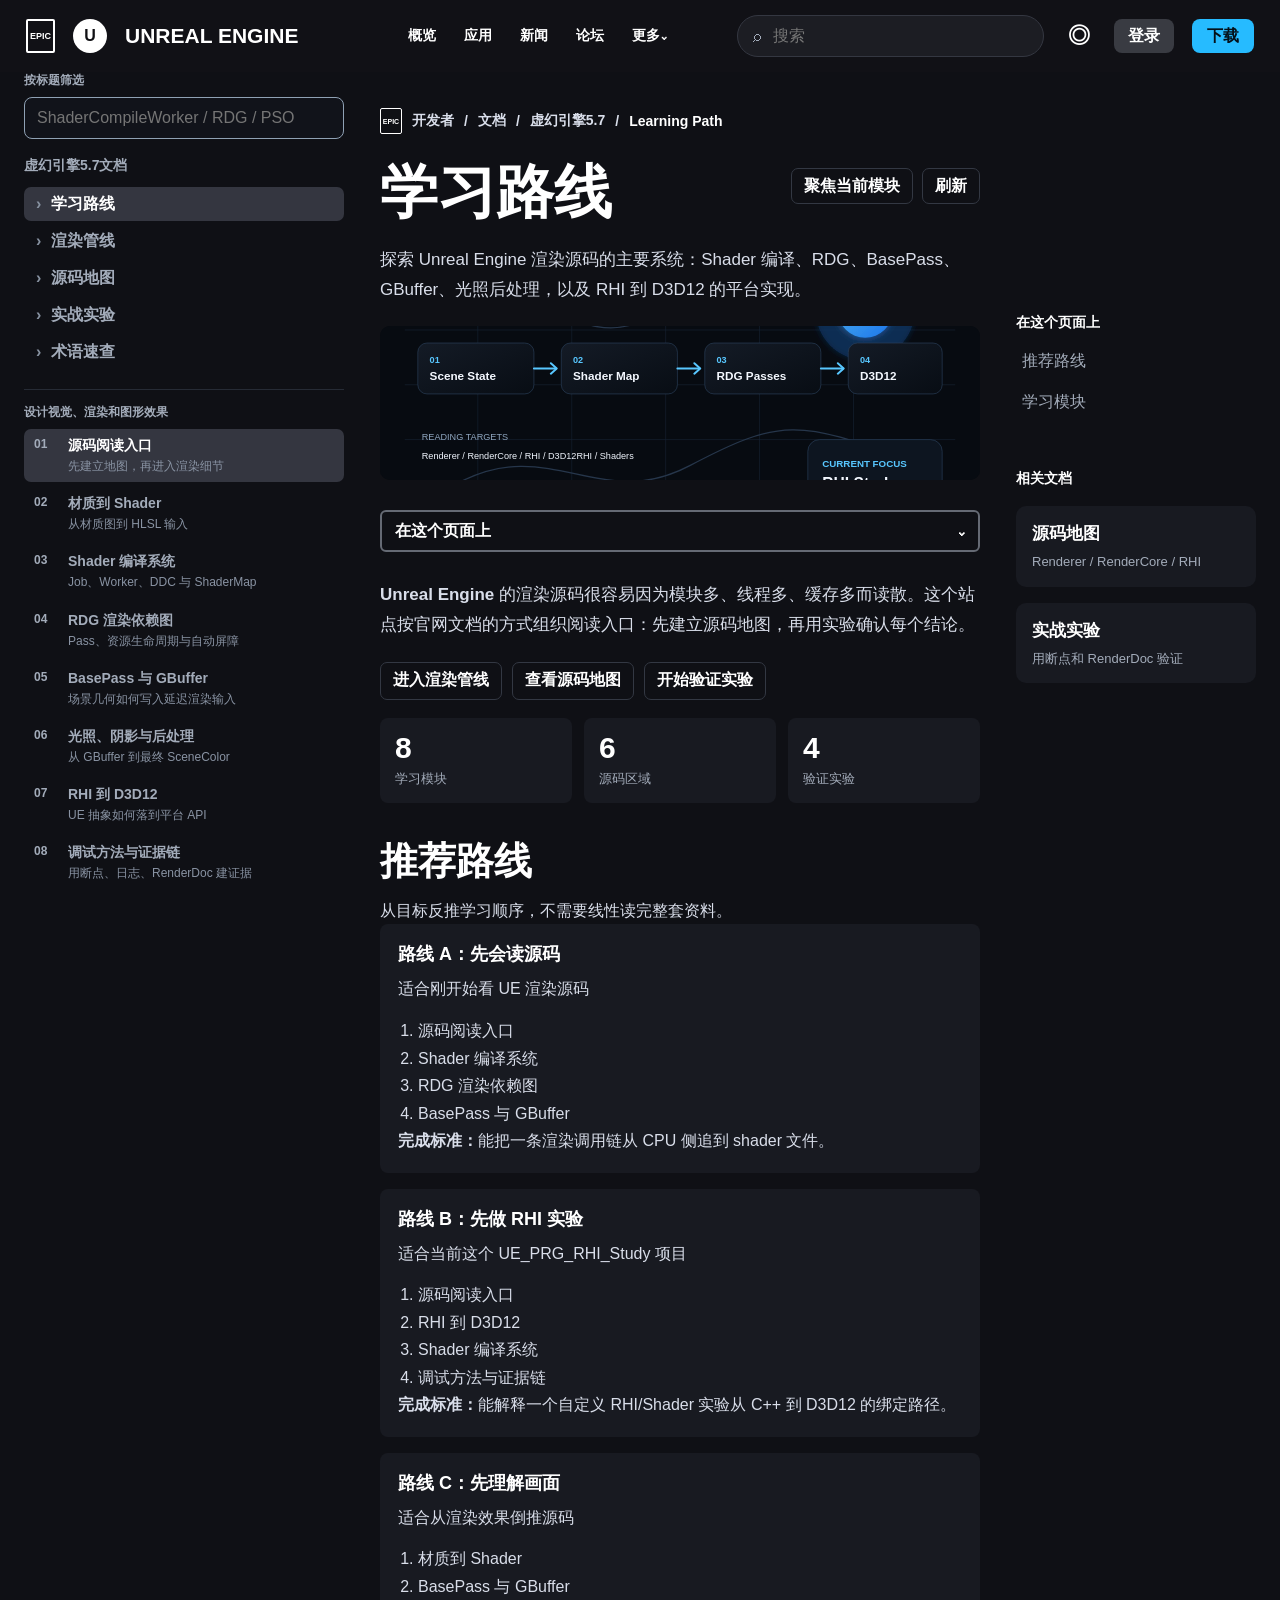
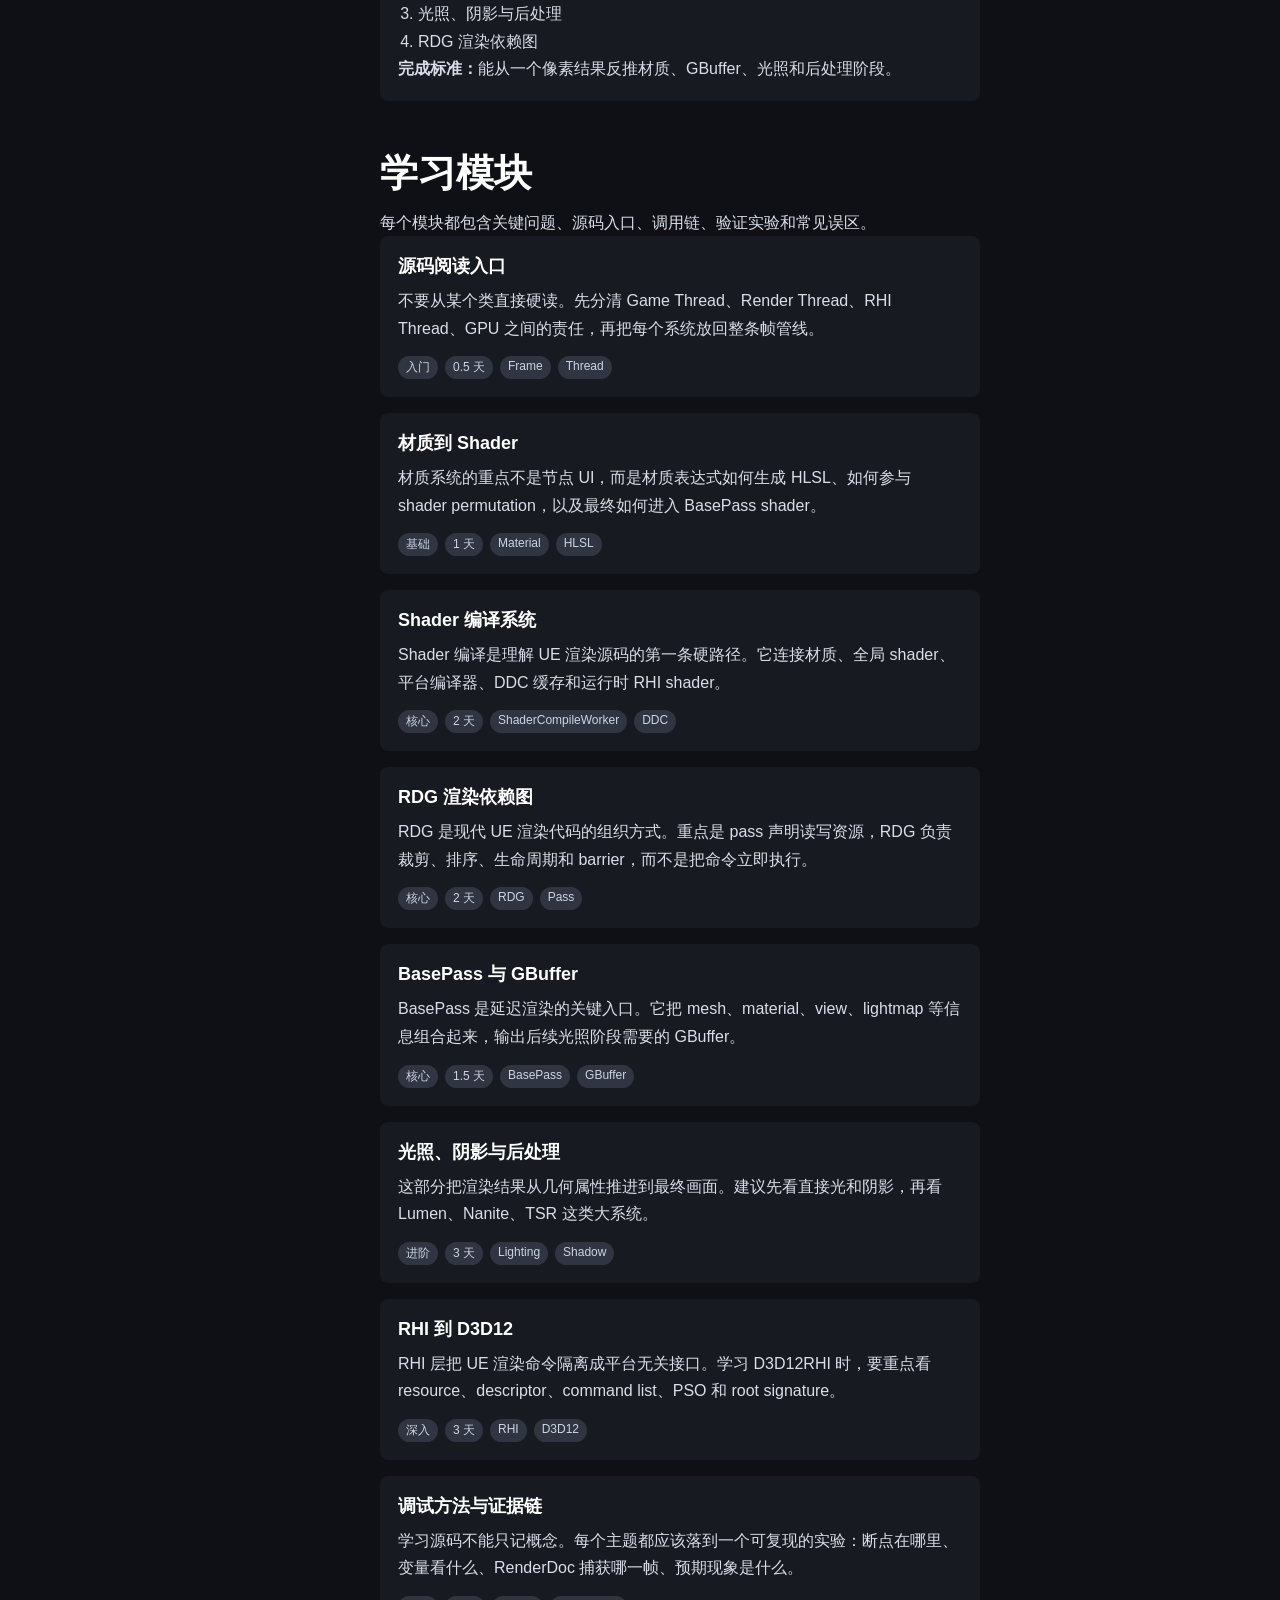
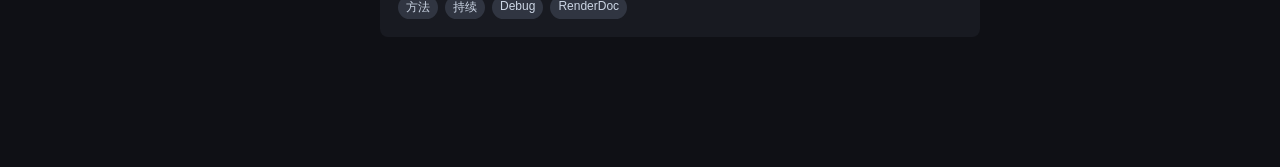
<file: docs/render-notes-site/index.html>
<!doctype html>
<html lang="zh-CN">
  <head>
    <meta charset="utf-8">
    <meta name="viewport" content="width=device-width, initial-scale=1">
    <title>UE 渲染源码学习站</title>
    <link rel="stylesheet" href="./styles.css">
  </head>
  <body>
    <header class="epic-header">
      <div class="epic-logo">EPIC</div>
      <div class="unreal-logo">U</div>
      <strong>UNREAL ENGINE</strong>
      <nav class="top-nav" aria-label="Unreal 顶部导航">
        <a href="#">概览</a>
        <a href="#">应用</a>
        <a href="#">新闻</a>
        <a href="#">论坛</a>
        <a href="#">更多⌄</a>
      </nav>
      <label class="top-search">
        <span>⌕</span>
        <input type="search" placeholder="搜索">
      </label>
      <button class="icon-top" type="button" aria-label="语言">◎</button>
      <button class="login-button" type="button">登录</button>
      <button class="download-button" type="button">下载</button>
      <button class="menu-button" type="button" aria-label="菜单">☰</button>
    </header>

    <button id="directoryToggle" class="directory-bar" type="button">
      <span>目录</span>
      <span>⌄</span>
    </button>

    <div class="site-shell">
      <aside class="rail" aria-label="文档导航">
        <label class="search">
          <span>按标题筛选</span>
          <input id="searchInput" type="search" placeholder="ShaderCompileWorker / RDG / PSO">
        </label>

        <div class="doc-version">虚幻引擎5.7文档</div>

        <nav class="main-nav" aria-label="主导航">
          <button class="nav-button active" type="button" data-view="home">学习路线</button>
          <button class="nav-button" type="button" data-view="pipeline">渲染管线</button>
          <button class="nav-button" type="button" data-view="sources">源码地图</button>
          <button class="nav-button" type="button" data-view="labs">实战实验</button>
          <button class="nav-button" type="button" data-view="glossary">术语速查</button>
        </nav>

        <section class="quick-jump">
          <h2>设计视觉、渲染和图形效果</h2>
          <div id="moduleNav"></div>
        </section>
      </aside>

      <main class="workspace">
        <header class="workspace-head">
          <nav class="breadcrumb" aria-label="面包屑">
            <span>开发者</span>
            <span>/</span>
            <span>文档</span>
            <span>/</span>
            <span>虚幻引擎5.7</span>
            <span>/</span>
            <strong id="viewEyebrow">Learning Path</strong>
          </nav>
          <div class="title-row">
            <h2 id="viewTitle">学习路线</h2>
            <div class="head-actions">
              <button id="focusButton" class="tool-button" type="button">聚焦当前模块</button>
              <a class="tool-button" href="http://127.0.0.1:4177/" aria-label="刷新本地站点">刷新</a>
            </div>
          </div>
        </header>

        <section id="searchResults" class="search-results" hidden></section>
        <article id="content" class="content-root"></article>
      </main>

      <aside class="toc-panel" aria-label="当前页面目录">
        <h2>在这个页面上</h2>
        <nav id="pageToc"></nav>
        <h2>相关文档</h2>
        <div class="related-card" data-related="sources">
          <strong>源码地图</strong>
          <span>Renderer / RenderCore / RHI</span>
        </div>
        <div class="related-card" data-related="labs">
          <strong>实战实验</strong>
          <span>用断点和 RenderDoc 验证</span>
        </div>
      </aside>
    </div>

    <script src="./learning-data.js"></script>
    <script src="./app.js"></script>
  </body>
</html>
</file>
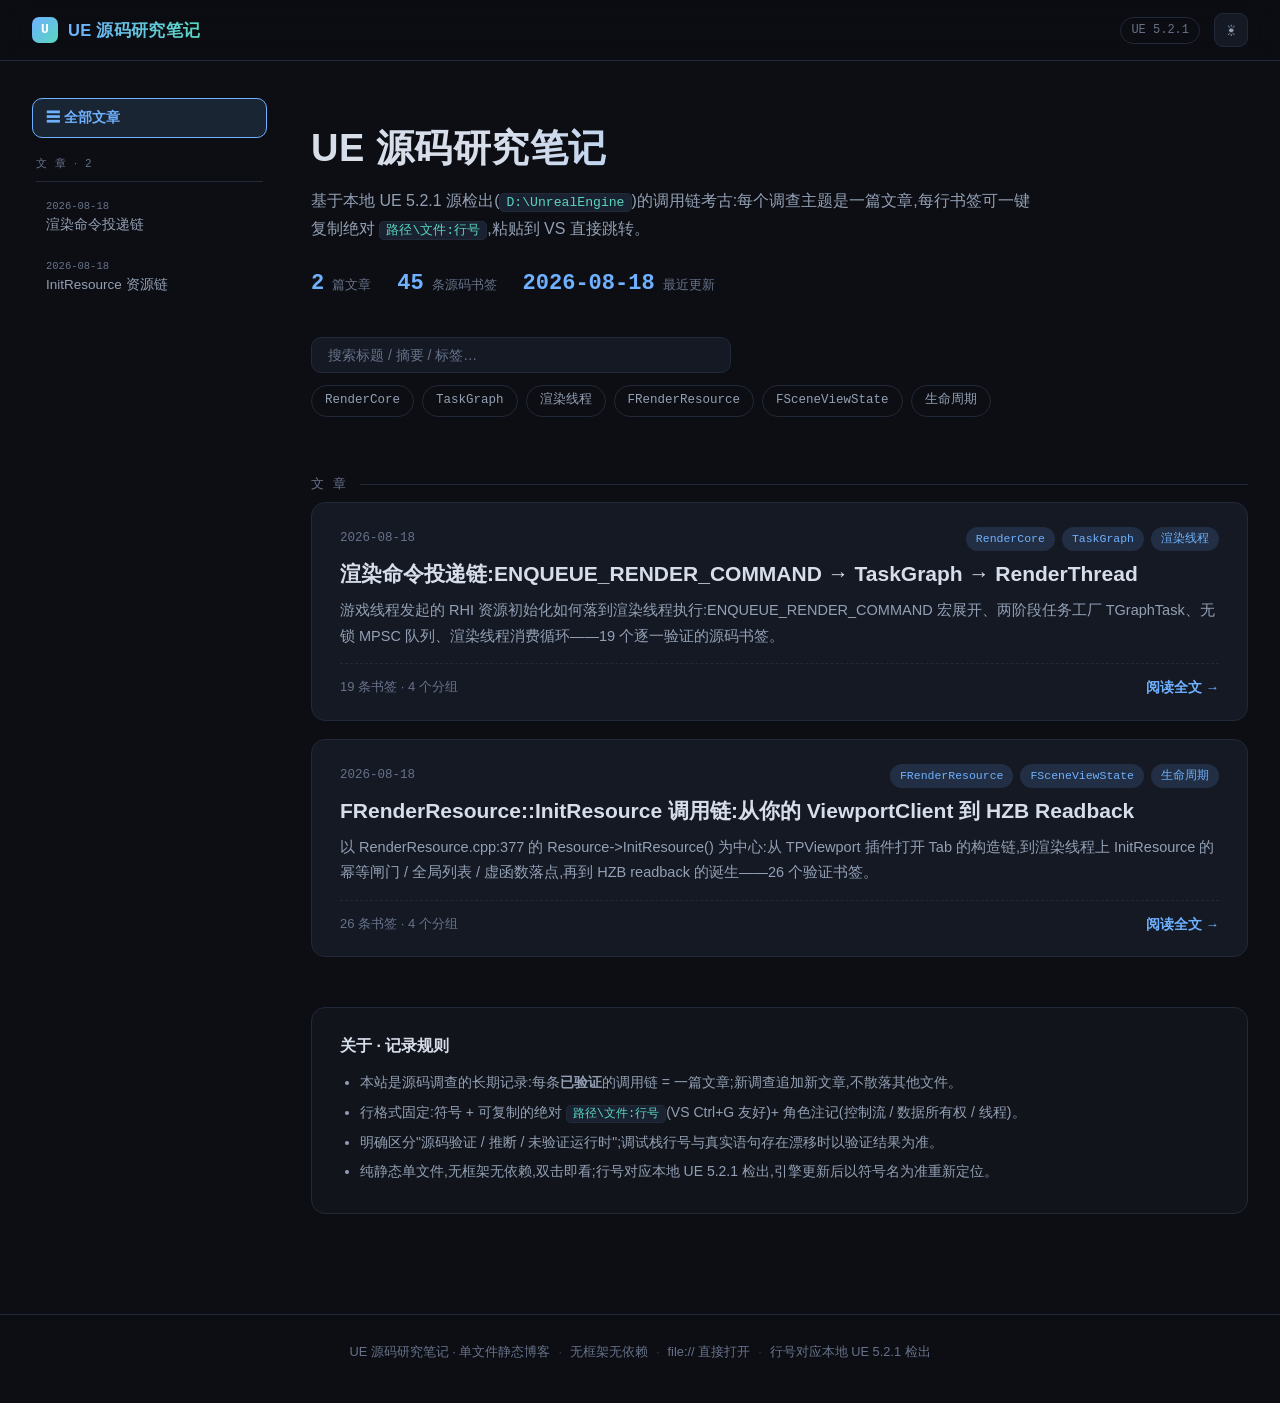
<file: docs/ue-research.html>
<!DOCTYPE html>
<html lang="zh-CN" data-theme="dark">
<head>
<meta charset="UTF-8">
<meta name="viewport" content="width=device-width, initial-scale=1.0">
<meta name="color-scheme" content="dark light">
<title>UE 源码研究笔记</title>
<style>
/* ============================================================
   UE 源码研究笔记 · 单文件静态博客
   无框架 / 无依赖 / file:// 直接打开
   ============================================================ */
:root {
  --font-sans: -apple-system, BlinkMacSystemFont, "Segoe UI", "PingFang SC", "Microsoft YaHei", "Helvetica Neue", Arial, sans-serif;
  --font-mono: "Cascadia Code", Consolas, "JetBrains Mono", Menlo, monospace;

  --bg: #0c0e13;
  --bg-soft: #11141b;
  --card: #141924;
  --card-hover: #171d2a;
  --border: #222938;
  --border-2: #303a4d;
  --text: #d7deea;
  --text-2: #93a0b4;
  --text-3: #67728a;
  --accent: #6fb1ff;
  --accent-dim: rgba(111, 177, 255, .14);
  --accent-2: #59d6c0;
  --gold: #e5c07b;
  --code-bg: #1a2130;
  --flow-bg: #10141d;
  --shadow: 0 8px 28px rgba(0, 0, 0, .35);
  --head-bg: rgba(12, 14, 19, .78);
}
[data-theme="light"] {
  --bg: #f6f7fa;
  --bg-soft: #ffffff;
  --card: #ffffff;
  --card-hover: #ffffff;
  --border: #e5e8ef;
  --border-2: #ccd3df;
  --text: #252c38;
  --text-2: #5a6577;
  --text-3: #8a93a5;
  --accent: #0a6cff;
  --accent-dim: rgba(10, 108, 255, .10);
  --accent-2: #0e9488;
  --gold: #a8752c;
  --code-bg: #f0f3f8;
  --flow-bg: #f3f5f9;
  --shadow: 0 8px 24px rgba(25, 35, 60, .10);
  --head-bg: rgba(246, 247, 250, .82);
}

* { box-sizing: border-box; }
html { scroll-behavior: smooth; }
body {
  margin: 0;
  background: var(--bg);
  color: var(--text);
  font-family: var(--font-sans);
  font-size: 15.5px;
  line-height: 1.75;
  -webkit-font-smoothing: antialiased;
}
::selection { background: var(--accent-dim); }
a { color: inherit; text-decoration: none; }
code {
  font-family: var(--font-mono);
  font-size: .86em;
  background: var(--code-bg);
  border: 1px solid var(--border);
  padding: 1px 6px;
  border-radius: 5px;
  color: var(--accent-2);
  word-break: break-all;
}

/* ---------- 顶部进度条 ---------- */
#progress {
  position: fixed; top: 0; left: 0; height: 2px; width: 0;
  background: linear-gradient(90deg, var(--accent), var(--accent-2));
  z-index: 99; transition: width .1s linear;
}

/* ---------- 头部 ---------- */
.site-head {
  position: sticky; top: 0; z-index: 90;
  background: var(--head-bg);
  backdrop-filter: blur(12px);
  -webkit-backdrop-filter: blur(12px);
  border-bottom: 1px solid var(--border);
}
.head-inner {
  max-width: 1880px; margin: 0 auto; padding: 0 32px;
  height: 60px; display: flex; align-items: center; justify-content: space-between;
}
.brand {
  display: flex; align-items: center; gap: 10px;
  font-weight: 700; font-size: 16.5px; letter-spacing: .3px;
}
.brand .mark {
  width: 26px; height: 26px; border-radius: 7px;
  background: linear-gradient(135deg, var(--accent), var(--accent-2));
  display: grid; place-items: center;
  color: #fff; font-size: 13px; font-weight: 800; font-family: var(--font-mono);
}
.brand b { background: linear-gradient(90deg, var(--accent), var(--accent-2)); -webkit-background-clip: text; background-clip: text; -webkit-text-fill-color: transparent; }
.head-right { display: flex; align-items: center; gap: 14px; }
.head-ver {
  font-family: var(--font-mono); font-size: 12px; color: var(--text-3);
  border: 1px solid var(--border); padding: 2px 10px; border-radius: 20px;
}
#themeBtn {
  width: 34px; height: 34px; border-radius: 9px; cursor: pointer;
  background: var(--card); color: var(--text-2);
  border: 1px solid var(--border); font-size: 15px; line-height: 1;
  transition: all .18s;
}
#themeBtn:hover { color: var(--accent); border-color: var(--border-2); transform: translateY(-1px); }

/* ---------- 布局容器 ---------- */
.container { max-width: 1880px; margin: 0 auto; padding: 0 32px; }

/* ---------- 左侧文章导航 ---------- */
.shell { max-width: 1880px; margin: 0 auto; padding: 0 32px; }
.site-nav { display: none; }
@media (min-width: 1180px) {
  .shell { display: grid; grid-template-columns: 235px minmax(0, 1fr); gap: 44px; }
  .site-nav {
    display: block; position: sticky; top: 86px; align-self: start;
    max-height: calc(100vh - 110px); overflow-y: auto; padding: 12px 0 20px;
  }
}
.site-nav::-webkit-scrollbar { width: 6px; }
.site-nav::-webkit-scrollbar-thumb { background: var(--border-2); border-radius: 3px; }
.nav-home, .nav-item {
  display: block; padding: 9px 13px; border-radius: 10px; margin-bottom: 3px;
  color: var(--text-2); font-size: 13.5px; line-height: 1.5;
  transition: background .15s, color .15s; border: 1px solid transparent;
}
.nav-home { font-weight: 600; }
.nav-home:hover, .nav-item:hover { color: var(--accent); background: var(--card); }
.nav-home.on, .nav-item.on { color: var(--accent); background: var(--accent-dim); border-color: var(--accent); }
.nav-item .nav-date { display: block; font-family: var(--font-mono); font-size: 10.5px; color: var(--text-3); margin-bottom: 1px; }
.nav-item.on .nav-date { color: var(--accent); opacity: .75; }
.nav-label {
  font-size: 11px; color: var(--text-3); letter-spacing: 2.5px;
  margin: 16px 4px 7px; padding-bottom: 7px; border-bottom: 1px solid var(--border);
}
#app { min-height: 70vh; }
.view { animation: rise .32s ease both; }
@keyframes rise { from { opacity: 0; transform: translateY(8px); } to { opacity: 1; transform: none; } }

/* ---------- 首页 Hero ---------- */
.hero { padding: 64px 0 8px; }
.hero h1 {
  margin: 0 0 14px; font-size: 38px; line-height: 1.25; letter-spacing: .5px;
  background: linear-gradient(92deg, var(--text) 20%, var(--accent) 75%, var(--accent-2));
  -webkit-background-clip: text; background-clip: text; -webkit-text-fill-color: transparent;
}
.hero .tagline { color: var(--text-2); font-size: 16px; max-width: 720px; margin: 0 0 22px; }
.hero .tagline code { font-size: .82em; }
.stats { display: flex; gap: 26px; flex-wrap: wrap; margin-bottom: 34px; }
.stat { display: flex; align-items: baseline; gap: 8px; }
.stat b { font-size: 22px; font-family: var(--font-mono); color: var(--accent); font-weight: 700; }
.stat span { color: var(--text-3); font-size: 13px; }

/* ---------- 搜索 / 标签 ---------- */
.toolbar { display: flex; gap: 12px; flex-wrap: wrap; align-items: center; margin-bottom: 14px; }
#q {
  flex: 1 1 280px; max-width: 420px;
  background: var(--card); border: 1px solid var(--border); color: var(--text);
  padding: 9px 16px; border-radius: 10px; font-size: 14px; font-family: inherit;
  outline: none; transition: border-color .18s, box-shadow .18s;
}
#q:focus { border-color: var(--accent); box-shadow: 0 0 0 3px var(--accent-dim); }
#q::placeholder { color: var(--text-3); }
.tagbar { display: flex; gap: 8px; flex-wrap: wrap; }
.tag-chip {
  font-size: 12.5px; padding: 4px 13px; border-radius: 20px; cursor: pointer;
  background: transparent; border: 1px solid var(--border); color: var(--text-2);
  font-family: var(--font-mono); transition: all .15s; user-select: none;
}
.tag-chip:hover { border-color: var(--accent); color: var(--accent); }
.tag-chip.on { background: var(--accent-dim); border-color: var(--accent); color: var(--accent); }

/* ---------- 文章卡片 ---------- */
.section-label {
  display: flex; align-items: center; gap: 12px;
  color: var(--text-3); font-size: 13px; letter-spacing: 2.5px; margin: 34px 0 6px;
}
.section-label::after { content: ""; flex: 1; height: 1px; background: var(--border); }
.post-list { display: flex; flex-direction: column; gap: 18px; padding-bottom: 10px; }
.card {
  background: var(--card); border: 1px solid var(--border); border-radius: 14px;
  padding: 24px 28px 20px; position: relative; overflow: hidden;
  transition: border-color .2s, transform .2s, box-shadow .2s;
}
.card::before {
  content: ""; position: absolute; left: 0; top: 0; bottom: 0; width: 3px;
  background: linear-gradient(180deg, var(--accent), var(--accent-2));
  opacity: 0; transition: opacity .2s;
}
.card:hover { border-color: var(--border-2); transform: translateY(-2px); box-shadow: var(--shadow); }
.card:hover::before { opacity: 1; }
.card-meta { display: flex; justify-content: space-between; align-items: center; gap: 12px; margin-bottom: 8px; }
.card-meta time { font-family: var(--font-mono); font-size: 12.5px; color: var(--text-3); }
.card-tags { display: flex; gap: 7px; flex-wrap: wrap; }
.pill {
  font-size: 11.5px; font-family: var(--font-mono); padding: 2px 10px; border-radius: 20px;
  background: var(--accent-dim); color: var(--accent);
}
.card-title { margin: 2px 0 10px; font-size: 21px; line-height: 1.4; }
.card-title a { transition: color .15s; }
.card:hover .card-title a { color: var(--accent); }
.card-ex { color: var(--text-2); font-size: 14.5px; margin: 0 0 14px; display: -webkit-box; -webkit-line-clamp: 2; -webkit-box-orient: vertical; overflow: hidden; }
.card-foot {
  display: flex; justify-content: space-between; align-items: center;
  border-top: 1px dashed var(--border); padding-top: 12px;
  color: var(--text-3); font-size: 13px;
}
.card-foot .go { color: var(--accent); font-size: 13.5px; font-weight: 600; }
.empty { text-align: center; color: var(--text-3); padding: 48px 0; }

/* ---------- 关于 ---------- */
.about {
  margin: 40px 0 30px; background: var(--bg-soft);
  border: 1px solid var(--border); border-radius: 14px; padding: 24px 28px;
}
.about h2 { margin: 0 0 10px; font-size: 16px; color: var(--text); }
.about ul { margin: 0; padding-left: 20px; color: var(--text-2); font-size: 14px; }
.about li { margin: 5px 0; }

/* ---------- 文章页 ---------- */
.post-wrap { display: block; padding: 44px 0 10px; }
@media (min-width: 1380px) {
  .post-wrap { display: grid; grid-template-columns: minmax(0, 1fr) 210px; gap: 44px; }
  .post-wrap .toc-aside { display: block; }
  .toc-details { display: none !important; }
}
.crumb { font-size: 13.5px; color: var(--text-3); margin-bottom: 26px; display: inline-flex; align-items: center; gap: 6px; transition: color .15s; }
.crumb:hover { color: var(--accent); }
article.post { max-width: none; min-width: 0; }
article.post h1 {
  font-size: 30px; line-height: 1.4; margin: 0 0 14px; letter-spacing: .3px;
}
.post-meta { display: flex; align-items: center; gap: 14px; flex-wrap: wrap; margin-bottom: 8px; }
.post-meta time { font-family: var(--font-mono); font-size: 13px; color: var(--text-3); }
.post-lead { color: var(--text-2); font-size: 15px; border-left: 3px solid var(--accent); padding: 2px 0 2px 16px; margin: 18px 0 26px; }
.post-lead code { font-size: .85em; }

/* ---------- 流程总览块 ---------- */
.flow {
  background: var(--flow-bg); border: 1px solid var(--border); border-radius: 12px;
  margin: 26px 0 34px; overflow: hidden;
}
.flow-head {
  display: flex; align-items: center; justify-content: space-between; gap: 10px;
  padding: 9px 18px; border-bottom: 1px solid var(--border);
  background: var(--card); font-size: 12.5px; color: var(--text-3); letter-spacing: 1.5px;
}
.flow-head .legend { display: flex; gap: 14px; letter-spacing: 0; font-size: 12px; }
.flow-head .legend i { font-style: normal; }
.flow pre {
  margin: 0; padding: 20px 22px; overflow-x: auto;
  font-family: var(--font-mono); font-size: 12.8px; line-height: 1.85;
  color: var(--text); white-space: pre;
}
.flow .gt { color: #7fd18a; } [data-theme="light"] .flow .gt { color: #337a3c; }
.flow .tg { color: #c8a2e8; } [data-theme="light"] .flow .tg { color: #7d4fb0; }
.flow .rt { color: #66d3c8; } [data-theme="light"] .flow .rt { color: #0e8d7f; }
.flow .dim { color: var(--text-3); }

/* ---------- 章节 ---------- */
.grp { margin: 38px 0; scroll-margin-top: 86px; }
.grp h2 {
  display: flex; align-items: center; gap: 12px; flex-wrap: wrap;
  font-size: 19.5px; margin: 0 0 12px; padding-bottom: 10px;
  border-bottom: 1px solid var(--border);
}
.grp h2 .idx {
  font-family: var(--font-mono); font-size: 13px; color: var(--accent);
  border: 1px solid var(--accent); border-radius: 7px; padding: 1px 8px; font-weight: 600;
}
.grp h2 .cnt { font-size: 12.5px; color: var(--text-3); font-weight: 400; font-family: var(--font-mono); margin-left: auto; }
.threadtag {
  display: inline-block; padding: 1px 10px; border-radius: 20px;
  font-size: 11.5px; font-weight: 600; letter-spacing: .5px;
}
.t-game   { background: rgba(90, 190, 110, .14); color: #6fc47f; }
.t-graph  { background: rgba(180, 130, 235, .14); color: #b98ae0; }
.t-render { background: rgba(90, 200, 200, .14); color: #58c4c4; }
.t-logic  { background: rgba(230, 180, 100, .14); color: #d8a55f; }
[data-theme="light"] .t-game { color: #2c7a38; }
[data-theme="light"] .t-graph { color: #7d4fb0; }
[data-theme="light"] .t-render { color: #0e8d7f; }
[data-theme="light"] .t-logic { color: #a8702a; }

.keynote {
  background: var(--bg-soft); border: 1px solid var(--border); border-left: 3px solid var(--accent);
  border-radius: 0 10px 10px 0; padding: 12px 18px; margin: 0 0 16px;
  font-size: 14px; color: var(--text-2);
}

/* ---------- 书签表格 ---------- */
.tblwrap {
  border: 1px solid var(--border); border-radius: 12px; overflow: hidden;
  background: var(--card);
}
.tblwrap::-webkit-scrollbar, .flow pre::-webkit-scrollbar { height: 8px; }
.tblwrap::-webkit-scrollbar-thumb, .flow pre::-webkit-scrollbar-thumb { background: var(--border-2); border-radius: 4px; }
table { width: 100%; border-collapse: collapse; font-size: 13.8px; table-layout: fixed; }
th {
  text-align: left; color: var(--text-3); font-weight: 600; font-size: 11.5px;
  letter-spacing: 1.5px; padding: 10px 16px;
  border-bottom: 1px solid var(--border); background: var(--bg-soft);
}
td { padding: 11px 16px; border-bottom: 1px solid var(--border); vertical-align: top; }
tr:last-child td { border-bottom: none; }
tbody tr { transition: background .12s; }
tbody tr:hover td { background: var(--card-hover); }
col.c-sym { width: 22%; } col.c-loc { width: 30%; } col.c-note { width: 48%; }
td.sym { font-family: var(--font-mono); color: var(--gold); font-size: 12.8px; word-break: break-word; overflow-wrap: anywhere; }
td.loc { font-family: var(--font-mono); font-size: 12.3px; color: var(--text-2); }
td.loc .dir { display: block; font-size: 10.8px; color: var(--text-3); word-break: break-all; margin-bottom: 2px; }
td.loc b { color: var(--accent); font-weight: 600; }
td.loc .ln { color: var(--gold); }
td.note { color: var(--text); font-size: 13.5px; }
@media (max-width: 720px) {
  .tblwrap { overflow-x: auto; }
  table { table-layout: auto; min-width: 640px; }
}

/* ---------- 复制按钮 ---------- */
.cp {
  margin-left: 8px; padding: 1px 8px; font-size: 11px; line-height: 19px;
  background: transparent; color: var(--text-3); border: 1px solid var(--border);
  border-radius: 5px; cursor: pointer; font-family: var(--font-sans);
  transition: all .15s; vertical-align: 1px;
}
.cp:hover { background: var(--accent-dim); color: var(--accent); border-color: var(--accent); }
.cp.ok { background: rgba(90, 190, 110, .15); color: #6fc47f; border-color: rgba(90, 190, 110, .5); }

/* ---------- 关联笔记 ---------- */
.notes { margin: 40px 0 10px; }
.notes h2 { font-size: 19px; margin: 0 0 6px; }
.notes ul { padding-left: 4px; margin: 0; list-style: none; }
.notes li {
  position: relative; padding: 8px 0 8px 22px; color: var(--text-2); font-size: 14.5px;
  border-bottom: 1px dashed var(--border);
}
.notes li::before { content: "◆"; position: absolute; left: 2px; top: 9px; font-size: 9px; color: var(--accent-2); }

/* ---------- 上一篇 / 下一篇 ---------- */
.post-nav {
  display: grid; grid-template-columns: 1fr 1fr; gap: 14px; margin: 44px 0 10px;
}
.post-nav a {
  border: 1px solid var(--border); border-radius: 12px; padding: 15px 18px;
  background: var(--card); transition: border-color .18s, transform .18s;
}
.post-nav a:hover { border-color: var(--accent); transform: translateY(-2px); }
.post-nav .dir-label { font-size: 12px; color: var(--text-3); display: block; margin-bottom: 3px; }
.post-nav .t { font-size: 14.5px; font-weight: 600; color: var(--text); }
.post-nav a.next { text-align: right; }
.post-nav a.next .t { color: var(--accent); }
.post-nav a.prev .t { color: var(--accent); }
@media (max-width: 640px) { .post-nav { grid-template-columns: 1fr; } }

/* ---------- 目录 ---------- */
.toc-aside { display: none; }
.toc-aside .toc-box { position: sticky; top: 86px; }
.toc-aside .toc-title { font-size: 12px; color: var(--text-3); letter-spacing: 2px; margin-bottom: 10px; }
.toc-aside a {
  display: block; padding: 5px 0 5px 14px; font-size: 13.2px; color: var(--text-2);
  border-left: 2px solid var(--border); transition: all .15s; cursor: pointer;
}
.toc-aside a:hover { color: var(--accent); border-left-color: var(--accent); }
.toc-details { margin: 0 0 26px; border: 1px solid var(--border); border-radius: 10px; background: var(--card); }
.toc-details summary { padding: 10px 16px; cursor: pointer; font-size: 14px; color: var(--text-2); user-select: none; }
.toc-details .toc-details-inner { padding: 2px 16px 12px; }
.toc-details a { display: block; padding: 5px 0; font-size: 13.5px; color: var(--text-2); cursor: pointer; }
.toc-details a:hover { color: var(--accent); }

/* ---------- 页脚 ---------- */
.site-foot {
  margin-top: 70px; border-top: 1px solid var(--border);
  padding: 26px 0 40px; text-align: center; color: var(--text-3); font-size: 12.8px;
}
.site-foot .dots { color: var(--border-2); margin: 0 8px; }
</style>
</head>
<body>

<div id="progress"></div>

<header class="site-head">
  <div class="head-inner">
    <a class="brand" href="#/"><span class="mark">U</span><b>UE 源码研究笔记</b></a>
    <div class="head-right">
      <span class="head-ver">UE 5.2.1</span>
      <button id="themeBtn" title="切换主题">☀</button>
    </div>
  </div>
</header>

<div class="shell">
  <aside class="site-nav" id="siteNav"></aside>
  <main id="app"></main>
</div>

<footer class="site-foot">
  <div class="container">
    UE 源码研究笔记 · 单文件静态博客<span class="dots">·</span>无框架无依赖<span class="dots">·</span>file:// 直接打开<span class="dots">·</span>行号对应本地 UE 5.2.1 检出
  </div>
</footer>

<script>
'use strict';

/* ============================================================
   站点与文章数据 —— 新调查 = 在 POSTS 里追加一个对象
   行格式:{ s:符号, d:目录, f:文件, l:行号, a:绝对路径, n:角色注记 }
   ============================================================ */

var SITE = {
  engine: 'UE 5.2.1',
  root: 'D:\\UnrealEngine'
};

var RC = 'D:\\UnrealEngine\\Engine\\Source\\Runtime\\RenderCore';
var CA = 'D:\\UnrealEngine\\Engine\\Source\\Runtime\\Core';

var POSTS = [

/* ------------------------------------------------------------------ */
{
  id: 'render-command-chain',
  title: '渲染命令投递链:ENQUEUE_RENDER_COMMAND → TaskGraph → RenderThread',
  navTitle: '渲染命令投递链',
  date: '2026-08-18',
  tags: ['RenderCore', 'TaskGraph', '渲染线程'],
  excerpt: '游戏线程发起的 RHI 资源初始化如何落到渲染线程执行:ENQUEUE_RENDER_COMMAND 宏展开、两阶段任务工厂 TGraphTask、无锁 MPSC 队列、渲染线程消费循环——19 个逐一验证的源码书签。',
  lead: '主题:游戏线程发起的 RHI 资源初始化(<code>BeginInitResource</code>)如何经 <code>ENQUEUE_RENDER_COMMAND</code> / TaskGraph 落到 RenderThread 执行。书签分组与行号来自 VS 书签窗口(2026-08-18),行号已在源码逐一核对。',
  flowHead: '调用链总览',
  flow:
'<span class="gt">[游戏线程]</span>  <span class="dim">BeginInitResource(Resource)</span>\n' +
'<span class="gt">  └─</span> ENQUEUE_RENDER_COMMAND(InitCommand)(lambda)   <span class="dim">RenderingThread.h:294 宏</span>\n' +
'<span class="gt">      └─</span> EnqueueUniqueRenderCommand&lt;Name&gt;(lambda)  <span class="dim">三分支:已在渲染线程直跑 / 投任务 / 无渲染线程内联</span>\n' +
'<span class="tg">          │   ── 跨线程 ──────────────────────────────────</span>\n' +
'<span class="tg">          ▼  [TaskGraph 装配]</span>\n' +
'<span class="tg">          TGraphTask::CreateTask() → FConstructor::ConstructAndDispatchWhenReady()</span>\n' +
'<span class="tg">          → Setup → SetupPrereqs → PrerequisitesComplete → QueueTask</span>\n' +
'<span class="tg">          → FTaskGraphCompatibilityImplementation::QueueTask</span>\n' +
'<span class="tg">          ▼  [投递进渲染线程队列]</span>\n' +
'<span class="tg">          FNamedTaskThread::EnqueueFromOtherThread</span>\n' +
'<span class="tg">          → FStallingTaskQueue::Push → FLockFreePointerFIFOBase::Push  <span class="dim">(无锁)</span></span>\n' +
'<span class="rt">  ──────────────────────────────────────────────────</span>\n' +
'<span class="rt">[渲染线程 RenderThread0]</span>\n' +
'<span class="rt">  FRenderingThread 主循环 → ProcessTasksNamedThread → ExecuteTask → DoTask</span>\n' +
'<span class="rt">    → lambda(RHICmdList) → Resource-&gt;InitResource() → InitRHI()  <span class="dim">← 真正创建 RHI 资源</span>',
  sections: [
    {
      name: 'ENQUEUE_RENDER_COMMAND · 入口宏', chip: ['t-game', '游戏线程'], src: 'RenderCore/Public/RenderingThread.h',
      keynote: '入口层。<code>BeginInitResource</code>(RenderResource.cpp:371)在游戏线程被组件创建代码调用,宏展开为 <code>EnqueueUniqueRenderCommand&lt;InitCommandName&gt;</code>(lambda);lambda 按值捕获裸指针 <code>Resource</code>。<code>FRenderCommand</code> 基类固定 <code>GetDesiredThread() = RenderThread</code>,这决定了任务的路由终点。',
      rows: [
        { s: 'ENQUEUE_RENDER_COMMAND', d: 'RenderCore/Public/', f: 'RenderingThread.h', l: 294, a: RC + '\\Public\\RenderingThread.h',
          n: '宏定义尾部:展开为 <code>EnqueueUniqueRenderCommand&lt;Type##Name&gt;</code>;<code>##</code> 粘贴出现场结构体 <code>InitCommandName</code>(仅带名字字符串,供 profiling)。' },
        { s: 'EnqueueUniqueRenderCommand', d: 'RenderCore/Public/', f: 'RenderingThread.h', l: 277, a: RC + '\\Public\\RenderingThread.h',
          n: '三分支函数体中部:已在渲染线程→立即执行;<code>ShouldExecuteOnRenderThread()</code>→<code>TGraphTask&lt;&gt;::CreateTask().ConstructAndDispatchWhenReady(...)</code>;无渲染线程→内联执行。另有 <code>LAMBDA&amp;</code> 重载 + <code>static_assert(sizeof==0)</code> 强制右值调用(RenderingThread.h:297-299)。' },
        { s: 'FRenderCommand', d: 'RenderCore/Public/', f: 'RenderingThread.h', l: 153, a: RC + '\\Public\\RenderingThread.h',
          n: '渲染命令基类:<code>GetDesiredThread()</code> 返回 <code>ENamedThreads::GetRenderThread()</code>;<code>GetSubsequentsMode() = FireAndForget</code>(不建完成事件,省开销)。' }
      ]
    },
    {
      name: 'TaskGraph 装配 · 两阶段工厂', chip: ['t-graph', 'TaskGraph'], src: 'TaskGraphInterfaces.h / TaskGraph.cpp',
      keynote: '两阶段工厂:<code>CreateTask()</code> 先分配壳(并发块分配器,FireAndForget 时不建 <code>FGraphEvent</code>),返回一次性 <code>FConstructor</code>;<code>ConstructAndDispatchWhenReady()</code> 用 placement new 把任务类构造进内嵌 <code>TaskStorage</code>(零额外堆分配),再 <code>Setup</code> 注册前置依赖并入队。',
      rows: [
        { s: 'TGraphTask', d: 'Core/Public/Async/', f: 'TaskGraphInterfaces.h', l: 1262, a: CA + '\\Public\\Async\\TaskGraphInterfaces.h',
          n: '静态工厂 <code>CreateTask()</code>:<code>new TGraphTask(Subsequents?, NumPrereq)</code>;模板适配器(TaskGraphInterfaces.h:1198)继承 <code>TConcurrentLinearObject</code>(并发分配)+ <code>FBaseGraphTask</code>(调度状态)。' },
        { s: 'ConstructAndDispatchWhenReady', d: 'Core/Public/Async/', f: 'TaskGraphInterfaces.h', l: 1213, a: CA + '\\Public\\Async\\TaskGraphInterfaces.h',
          n: '<code>FConstructor</code> 上 placement new:<code>new (&amp;TaskStorage) TTask(Forward&lt;T&gt;(Args)...)</code>,lambda 在此被 move 进壳内;随后 <code>Setup()</code>。注意:任务可能在函数返回前就已被别的线程执行完。' },
        { s: 'Setup', d: 'Core/Public/Async/', f: 'TaskGraphInterfaces.h', l: 1405, a: CA + '\\Public\\Async\\TaskGraphInterfaces.h',
          n: '装配收尾:记录目标线程(<code>TTask::GetDesiredThread()</code>)、注册前置事件,然后进入入队流程。' },
        { s: 'SetupPrereqs', d: 'Core/Public/Async/', f: 'TaskGraphInterfaces.h', l: 1386, a: CA + '\\Public\\Async\\TaskGraphInterfaces.h',
          n: '把本任务挂到每个前置 <code>FGraphEvent</code> 的后继列表;无前置时直接进入可执行态。' },
        { s: 'PrerequisitesComplete', d: 'Core/Public/Async/', f: 'TaskGraphInterfaces.h', l: 826, a: CA + '\\Public\\Async\\TaskGraphInterfaces.h',
          n: '前置计数归零后的入口(<code>FBaseGraphTask</code>):触发真正的入队。' },
        { s: 'QueueTask', d: 'Core/Public/Async/', f: 'TaskGraphInterfaces.h', l: 932, a: CA + '\\Public\\Async\\TaskGraphInterfaces.h',
          n: '<code>FBaseGraphTask::QueueTask</code>:转调 <code>FTaskGraphInterface::Get().QueueTask(this, ..., ThreadToExecuteOn, ...)</code>。' },
        { s: 'FTaskGraphCompatibilityImplementation::QueueTask', d: 'Core/Private/Async/', f: 'TaskGraph.cpp', l: 1954, a: CA + '\\Private\\Async\\TaskGraph.cpp',
          n: 'TaskGraph 实现层:按目标线程把节点分派到对应 <code>FNamedTaskThread</code> 的入队函数。' }
      ]
    },
    {
      name: '队列层 · 无锁 MPSC', chip: ['t-graph', 'TaskGraph'], src: 'TaskGraph.cpp / LockFreeList.h',
      keynote: '生产者(游戏线程)把任务指针压入渲染线程的无锁 MPSC 队列:<code>EnqueueFromOtherThread</code> → <code>FStallingTaskQueue::Push</code> → 底层 <code>FLockFreePointerFIFOBase::Push</code>(CAS 链表)。消费者是渲染线程的 <code>ProcessTasksNamedThread</code>,取出后 <code>Execute → ExecuteTask → DoTask → lambda</code>。',
      rows: [
        { s: 'FNamedTaskThread::EnqueueFromOtherThread', d: 'Core/Private/Async/', f: 'TaskGraph.cpp', l: 806, a: CA + '\\Private\\Async\\TaskGraph.cpp',
          n: '跨线程入队入口:游戏线程把渲染命令任务压给 RenderThread 的队列,必要时唤醒线程。' },
        { s: 'FNamedTaskThread::ProcessTasksNamedThread', d: 'Core/Private/Async/', f: 'TaskGraph.cpp', l: 758, a: CA + '\\Private\\Async\\TaskGraph.cpp',
          n: '消费侧:命名线程主循环里批量取出队列任务并 <code>Execute</code>(你调试截图调用栈中的这一帧)。' },
        { s: 'FStallingTaskQueue::Push', d: 'Core/Public/Containers/', f: 'LockFreeList.h', l: 682, a: CA + '\\Public\\Containers\\LockFreeList.h',
          n: '队列包装层:分配无锁链节点(<code>AllocLockFreeLink</code>),支持 stall/唤醒语义。' },
        { s: 'FLockFreePointerFIFOBase::Push', d: 'Core/Public/Containers/', f: 'LockFreeList.h', l: 555, a: CA + '\\Public\\Containers\\LockFreeList.h',
          n: '最底层:CAS 无锁 FIFO 链表 Push,多生产者单消费者安全。' }
      ]
    },
    {
      name: '渲染线程本体与 RHI 命令层', chip: ['t-render', '渲染线程'], src: 'RenderingThread.cpp / RHICommandList.h',
      keynote: '渲染线程本体与 RHI 命令层:<code>CreateRenderThread</code> 创建线程,<code>FRenderingThread</code> 是其 FRunnable;<code>GameThreadWaitForTask</code> 是反向同步(游戏线程等渲染任务完成);<code>SetShaderParameters</code>/<code>DrawIndexedPrimitive</code> 用 <code>ALLOC_COMMAND</code> 宏把 RHI 命令录进命令列表——同一套线程基础设施的另一半。',
      rows: [
        { s: 'CreateRenderThread', d: 'RenderCore/Private/', f: 'RenderingThread.cpp', l: 803, a: RC + '\\Private\\RenderingThread.cpp',
          n: '引擎启动期创建渲染线程(TLS 缓存初始化等),挂进 TaskGraph 的命名线程体系。' },
        { s: 'FRenderingThread', d: 'RenderCore/Private/', f: 'RenderingThread.cpp', l: 530, a: RC + '\\Private\\RenderingThread.cpp',
          n: '渲染线程 <code>FRunnable</code> 本体:<code>Run()</code> → <code>RenderingThreadMain</code>(RenderingThread.cpp:416 附近),主循环喂给 TaskGraph 消费。' },
        { s: 'GameThreadWaitForTask', d: 'RenderCore/Private/', f: 'RenderingThread.cpp', l: 1211, a: RC + '\\Private\\RenderingThread.cpp',
          n: '反向路径:游戏线程阻塞等待某个任务图事件(FEvent)完成,如 flush 渲染命令时。' },
        { s: 'SetShaderParameters', d: 'RHI/Public/', f: 'RHICommandList.h', l: 3302, a: 'D:\\UnrealEngine\\Engine\\Source\\Runtime\\RHI\\Public\\RHICommandList.h',
          n: '<code>ALLOC_COMMAND(FRHICommandSetShaderParameters&lt;FRHIGraphicsShader&gt;)</code>:把 shader 参数绑定录成 RHI 命令对象进命令列表。' },
        { s: 'DrawIndexedPrimitive', d: 'RHI/Public/', f: 'RHICommandList.h', l: 3573, a: 'D:\\UnrealEngine\\Engine\\Source\\Runtime\\RHI\\Public\\RHICommandList.h',
          n: '<code>ALLOC_COMMAND(FRHICommandDrawIndexedPrimitive)(...)</code>:draw call 的录制点;命令列表最终在渲染线程提交给 RHI/D3D12。' }
      ]
    }
  ],
  notes: [
    '<code>BeginInitResource</code> / <code>FRenderResource::InitResource</code>:<code>RenderResource.cpp:371</code> / <code>RenderResource.cpp:238</code>——注册进全局 <code>FRenderResourceList</code>,RHI 已初始化时调虚拟 <code>InitDynamicRHI()</code> + <code>InitRHI()</code>。完整展开见下一篇《InitResource 资源链》。',
    '重载陷阱对:<code>EnqueueUniqueRenderCommand(LAMBDA&amp;&amp;)</code>(RenderingThread.h:259 干活)vs <code>(LAMBDA&amp;)</code>(RenderingThread.h:297 必炸 static_assert),编译期强制 move 语义。',
    'D3D12 侧的对应链(RDG → view cache → offline/online descriptor → CopyDescriptors → SetComputeRootDescriptorTable)见同目录 <code>render-notes-site</code> 或会话记录。'
  ]
},

/* ------------------------------------------------------------------ */
{
  id: 'init-resource-chain',
  title: 'FRenderResource::InitResource 调用链:从你的 ViewportClient 到 HZB Readback',
  navTitle: 'InitResource 资源链',
  date: '2026-08-18',
  tags: ['FRenderResource', 'FSceneViewState', '生命周期'],
  excerpt: '以 RenderResource.cpp:377 的 Resource->InitResource() 为中心:从 TPViewport 插件打开 Tab 的构造链,到渲染线程上 InitResource 的幂等闸门 / 全局列表 / 虚函数落点,再到 HZB readback 的诞生——26 个验证书签。',
  lead: '视角中心是 <code>RenderResource.cpp:377</code> 的 <code>Resource-&gt;InitResource()</code>:向上回答"谁在游戏线程触发了它"(TPViewport 插件调试栈,2026-08-18,<code>Resource</code> 其实是 <code>FSceneViewState</code> 自己);向下回答"这行代码在渲染线程执行时发生了什么"。调试栈原帧行号存在 1~5 行语句漂移(如栈显示 EditorViewportClient.cpp:484,实际调用在 479),本文以验证后的行为准。跨线程递送机制见上一篇。',
  flowHead: '调用链总览',
  flow:
'<span class="gt">[游戏线程]</span> 打开 TPViewport Tab\n' +
'<span class="gt">  └─</span> SMyEditorViewport::MakeEditorViewportClient  <span class="dim">TPViewport.cpp:71(你的插件)</span>\n' +
'<span class="gt">      └─</span> new FRenderTestViewportClient → 基类 FEditorViewportClient(nullptr)  <span class="dim">RenderTestViewportClient.cpp:10</span>\n' +
'<span class="gt">          └─</span> ViewState.Allocate(FeatureLevel)  <span class="dim">EditorViewportClient.cpp:479</span>\n' +
'<span class="gt">              └─</span> FSceneViewStateReference::AllocateInternal → GetRendererModule().AllocateViewState  <span class="dim">SceneView.cpp:376</span>\n' +
'<span class="gt">                  └─</span> new FSceneViewState  <span class="dim">RendererScene.cpp:6599</span>\n' +
'<span class="gt">                      ├─ 初始化列表: RHICreateRenderQueryPool(RQT_Occlusion)  <span class="dim">RendererScene.cpp:437 ← 游戏线程直创 GPU 资源,不走 InitResource</span>\n' +
'<span class="gt">                      └─ BeginInitResource(this)   <span class="dim">RendererScene.cpp:459 ← this 自己就是 FRenderResource</span>\n' +
'<span class="gt">                          └─</span> ENQUEUE_RENDER_COMMAND(InitCommand){ Resource-&gt;InitResource(); }  <span class="dim">RenderResource.cpp:374-377</span>\n' +
'<span class="tg">        ── 跨线程递送 = 上一篇:ENQUEUE_RENDER_COMMAND → TGraphTask → 无锁队列 → RenderThread0 ──</span>\n' +
'<span class="rt">[渲染线程]</span> lambda(RHICmdList) → FRenderResource::InitResource()  <span class="dim">RenderResource.cpp:238</span>\n' +
'<span class="rt">  ├─</span> ListIndex == INDEX_NONE 幂等闸门  <span class="dim">:240</span>\n' +
'<span class="rt">  ├─</span> 注册进全局 FRenderResourceList  <span class="dim">:244-248</span>\n' +
'<span class="rt">  ├─</span> GIsRHIInitialized → InitDynamicRHI() + InitRHI()  <span class="dim">:255-259</span>\n' +
'<span class="rt">  │    ├─</span> FSceneViewState::InitDynamicRHI → HZBOcclusionTests.InitDynamicRHI  <span class="dim">ScenePrivate.h:1308</span>\n' +
'<span class="rt">  │    │    └─</span> FHZBOcclusionTester::InitDynamicRHI → new FRHIGPUTextureReadback  <span class="dim">SceneOcclusion.cpp:808 ← 本链真正创建的 GPU 资源</span>\n' +
'<span class="rt">  │    └─</span> InitRHI():FSceneViewState 未重写 → 基类空实现  <span class="dim">RenderResource.h:116</span>\n' +
'<span class="rt">  └─</span> MemoryBarrier + 发布 ListIndex  <span class="dim">:262-263</span>',
  sections: [
    {
      name: '上行触发链 · 从插件 Tab 到 ENQUEUE', chip: ['t-game', '游戏线程'], src: '插件 → Engine → Renderer → RenderCore',
      keynote: '这 8 帧就是调试栈的逐行验证版。要点:<code>FSceneViewState</code> 多重继承了 <code>FRenderResource</code>,所以被初始化的"资源"就是 ViewState 对象本身——把视图状态注册成资源,是为了接收设备重置通知(RendererScene.cpp:456 注释原文)。另外注意 ctor 初始化列表里 <code>RHICreateRenderQueryPool</code> 是游戏线程<b>直接</b> RHI 调用,与 InitResource 渲染线程路径并存于同一个对象。',
      rows: [
        { s: 'SMyEditorViewport::MakeEditorViewportClient', d: 'Plugins\\TPViewport\\…\\Private\\', f: 'TPViewport.cpp', l: 71, a: 'D:\\ue\\UE_PRG_RHI_Study\\Plugins\\TPViewport\\Source\\TPViewport\\Private\\TPViewport.cpp',
          n: '你的插件:SEditorViewport 子类重写该虚函数(声明在 :69),<code>new FRenderTestViewportClient()</code> 并包成 TSharedRef 返回——整条链的起点。' },
        { s: 'FRenderTestViewportClient::FRenderTestViewportClient', d: 'Plugins\\TPViewport\\…\\Private\\', f: 'RenderTestViewportClient.cpp', l: 10, a: 'D:\\ue\\UE_PRG_RHI_Study\\Plugins\\TPViewport\\Source\\TPViewport\\Private\\RenderTestViewportClient.cpp',
          n: '构造函数第一行只是基类初始化 <code>: FEditorViewportClient(nullptr)</code>;你的构造体(LoadImageToTexture2D 等)还没执行,链条已在基类构造里展开。' },
        { s: 'FEditorViewportClient::FEditorViewportClient', d: 'Editor\\UnrealEd\\Private\\', f: 'EditorViewportClient.cpp', l: 479, a: 'D:\\UnrealEngine\\Engine\\Source\\Editor\\UnrealEd\\Private\\EditorViewportClient.cpp',
          n: '<code>ViewState.Allocate(Scene ? Scene-&gt;GetFeatureLevel() : GMaxRHIFeatureLevel)</code>;你传 nullptr PreviewScene,走 GMaxRHIFeatureLevel。栈帧显示 484(AddViewportClients 行),真实调用在 479。' },
        { s: 'FSceneViewStateReference::Allocate', d: 'Runtime\\Engine\\Private\\', f: 'SceneView.cpp', l: 379, a: 'D:\\UnrealEngine\\Engine\\Source\\Runtime\\Engine\\Private\\SceneView.cpp',
          n: '383 调 <code>AllocateInternal</code>;385-386 把 this 挂进全局 <code>GetSceneViewStateList()</code> 链表——引擎遍历所有活动 view state(如 FlushStreamingSaves)靠它。' },
        { s: 'FSceneViewStateReference::AllocateInternal', d: 'Runtime\\Engine\\Private\\', f: 'SceneView.cpp', l: 367, a: 'D:\\UnrealEngine\\Engine\\Source\\Runtime\\Engine\\Private\\SceneView.cpp',
          n: '376 <code>Reference = GetRendererModule().AllocateViewState(FeatureLevel, ...)</code>——Engine 模块不能直接 new Renderer 的私有类,必须经 IRendererModule 接口跨模块边界。' },
        { s: 'FRendererModule::AllocateViewState', d: 'Runtime\\Renderer\\Private\\', f: 'RendererScene.cpp', l: 6599, a: 'D:\\UnrealEngine\\Engine\\Source\\Runtime\\Renderer\\Private\\RendererScene.cpp',
          n: '<code>new FSceneViewState(FeatureLevel, (FSceneViewState*)ShareOriginTarget)</code>;ViewState 所有权从此归 FSceneViewStateReference(析构走 Destroy → 释放)。' },
        { s: 'FSceneViewState::FSceneViewState', d: 'Runtime\\Renderer\\Private\\', f: 'RendererScene.cpp', l: 436, a: 'D:\\UnrealEngine\\Engine\\Source\\Runtime\\Renderer\\Private\\RendererScene.cpp',
          n: '437 初始化列表游戏线程直创遮挡查询池;440 <code>SetFeatureLevel</code>(注释:让 FeatureLevel 切换时收到 Init/ReleaseDynamicRHI 回调);457-459 <code>IsInGameThread() → BeginInitResource(this)</code>,else 分支(461-463)在渲染线程上就直接 <code>InitResource()</code>。' },
        { s: 'BeginInitResource', d: 'Runtime\\RenderCore\\Private\\', f: 'RenderResource.cpp', l: 371, a: RC + '\\Private\\RenderResource.cpp',
          n: '函数体仅 5 行:373 LLM_SCOPE(内存统计,你的断点停在这)→ 374 <code>ENQUEUE_RENDER_COMMAND(InitCommand)</code> → 377 lambda 捕获裸指针 <code>Resource</code> 调 <code>Resource-&gt;InitResource()</code> ——本文视角中心;递送机制详见上一篇。' }
      ]
    },
    {
      name: 'InitResource 内部 · 渲染线程', chip: ['t-render', '渲染线程'], src: 'RenderResource.cpp:238-265',
      keynote: '模板方法 + 状态发布:<code>InitResource</code> 自己不碰 GPU,它做三件事——幂等闸门(ListIndex)、注册进全局资源列表、虚调用 <code>InitDynamicRHI()</code>/<code>InitRHI()</code>(真正的 GPU 工作在子类重写里)。头文件注明这组函数"only called by the rendering thread"——由 BeginInitResource 的 ENQUEUE 投递保证。',
      rows: [
        { s: 'FRenderResource::InitResource', d: 'Runtime\\RenderCore\\Private\\', f: 'RenderResource.cpp', l: 238, a: RC + '\\Private\\RenderResource.cpp',
          n: '执行体入口;"only called by the rendering thread"契约见 RenderResource.h:127 的声明注释。' },
        { s: 'ListIndex 幂等闸门', d: 'Runtime\\RenderCore\\Private\\', f: 'RenderResource.cpp', l: 240, a: RC + '\\Private\\RenderResource.cpp',
          n: '<code>if (ListIndex == INDEX_NONE)</code>:重复 Init 是 no-op。ListIndex 一身两职——"已初始化"标志 + 全局列表下标;构造函数置 INDEX_NONE(RenderResource.cpp:299)。' },
        { s: 'FRenderResourceList 注册', d: 'Runtime\\RenderCore\\Private\\', f: 'RenderResource.cpp', l: 244, a: RC + '\\Private\\RenderResource.cpp',
          n: '<code>PLATFORM_NEEDS_RHIRESOURCELIST || !GIsRHIInitialized</code> 时 <code>FRenderResourceList::Get().Allocate(this)</code>(列表类在 RenderResource.cpp:31:TLS free-list + TChunkedArray,免锁扩展)。平台开关默认 1(Core/Public/HAL/Platform.h:487,IOS 在 IOSPlatform.h:76 显式 0)——Windows 上每个资源都注册,为设备重置/FeatureLevel 切换时的全量遍历服务。' },
        { s: 'InitDynamicRHI + InitRHI', d: 'Runtime\\RenderCore\\Private\\', f: 'RenderResource.cpp', l: 255, a: RC + '\\Private\\RenderResource.cpp',
          n: '<code>GIsRHIInitialized</code> 时先 <code>InitDynamicRHI()</code> 后 <code>InitRHI()</code>(顺序在 InitPreRHIResources:210-211 的注释里点明:动态资源可依赖静态资源,必须最后初始化)。启动早期 RHI 未就绪时只注册不创建,由 :204 的 InitPreRHIResources 之后补。' },
        { s: 'MemoryBarrier + 发布', d: 'Runtime\\RenderCore\\Private\\', f: 'RenderResource.cpp', l: 262, a: RC + '\\Private\\RenderResource.cpp',
          n: '<code>FPlatformMisc::MemoryBarrier()</code> 之后才写 <code>ListIndex</code>,原注释:"there are some multithreaded reads of ListIndex"——先把所有状态初始化完、最后发布标志的标准写法。' }
      ]
    },
    {
      name: '虚函数落点 · 本例 Resource = FSceneViewState', chip: ['t-logic', '虚函数'], src: 'ScenePrivate.h / SceneRendering.h / SceneOcclusion.cpp',
      keynote: '虚调用解析结果(本条链):<code>FSceneViewState</code> 只重写 <code>InitDynamicRHI/ReleaseDynamicRHI</code>,转发给成员 <code>HZBOcclusionTests</code>(它自己也是 FRenderResource);真正创建的 GPU 资源是 SM5+ 的 HZB 遮挡结果回读缓冲 <code>FRHIGPUTextureReadback</code>。而 ViewState 最重的 GPU 资源——遮挡查询池——反而在 ctor 初始化列表里游戏线程直接创建,完全不走 InitResource。',
      rows: [
        { s: 'class FSceneViewState', d: 'Runtime\\Renderer\\Private\\', f: 'ScenePrivate.h', l: 668, a: 'D:\\UnrealEngine\\Engine\\Source\\Runtime\\Renderer\\Private\\ScenePrivate.h',
          n: '<code>: public FSceneViewStateInterface, public FRenderResource</code>——多重继承,ViewState 既是给 SceneRenderer 用的视图状态容器,又是一个可初始化/释放的渲染资源。ctor 注释(RendererScene.cpp:456):注册成资源是为了接收 device reset 通知。' },
        { s: 'FSceneViewState::InitDynamicRHI', d: 'Runtime\\Renderer\\Private\\', f: 'ScenePrivate.h', l: 1308, a: 'D:\\UnrealEngine\\Engine\\Source\\Runtime\\Renderer\\Private\\ScenePrivate.h',
          n: '重写体一行:<code>HZBOcclusionTests.InitDynamicRHI()</code>;配对的 ReleaseDynamicRHI(:1313)多做几件事:HZB 释放 + <code>EyeAdaptationManager.SafeRelease()</code> + <code>OcclusionFeedback.ReleaseResource()</code>。' },
        { s: 'FHZBOcclusionTester', d: 'Runtime\\Renderer\\Private\\', f: 'SceneRendering.h', l: 461, a: 'D:\\UnrealEngine\\Engine\\Source\\Runtime\\Renderer\\Private\\SceneRendering.h',
          n: '<code>: public FRenderResource</code>——组合成员自身也是资源(成员声明在 ScenePrivate.h:720)。注意 InitResource 不会递归:外层 InitDynamicRHI 手动转发,各资源各管各的 Init/Release。' },
        { s: 'FHZBOcclusionTester::InitDynamicRHI', d: 'Runtime\\Renderer\\Private\\', f: 'SceneOcclusion.cpp', l: 804, a: 'D:\\UnrealEngine\\Engine\\Source\\Runtime\\Renderer\\Private\\SceneOcclusion.cpp',
          n: '<code>GetFeatureLevel() &gt;= SM5</code> 时 <code>ResultsReadback.Reset(new FRHIGPUTextureReadback(TEXT("HZBGPUReadback")))</code>(:808)——本条调用链真正创建的 GPU 资源:HZB 遮挡测试结果的 GPU→CPU 回读缓冲。验证运行时可在 :808 下断点。' },
        { s: 'FSceneViewState::InitRHI(未重写)', d: 'Runtime\\RenderCore\\Public\\', f: 'RenderResource.h', l: 116, a: RC + '\\Public\\RenderResource.h',
          n: '基类空实现 <code>virtual void InitRHI() {}</code>——所以本例 :259 的 InitRHI() 是空调用。对比同对象另一条路径:<code>OcclusionQueryPool(RHICreateRenderQueryPool(RQT_Occlusion))</code>(RendererScene.cpp:437)在游戏线程构造初始化列表里直创。' }
      ]
    },
    {
      name: '生命周期 · Update / Release / 全局列表', chip: ['t-render', '状态机'], src: 'FRenderResource 状态机的其余边',
      keynote: 'InitResource 只是状态机的一条边。资源的一生:构造(ListIndex=INDEX_NONE)→ InitResource → [UpdateRHI 原地重建 N 次] → ReleaseResource → 析构(未释放即 Fatal)。释放同样走渲染命令,且支持 16 个/批合并;设备重置时全局列表逆序全量 Release 后再按序 Init。',
      rows: [
        { s: 'BeginUpdateResourceRHI', d: 'Runtime\\RenderCore\\Private\\', f: 'RenderResource.cpp', l: 381, a: RC + '\\Private\\RenderResource.cpp',
          n: '更新命令:RT 上 <code>UpdateRHI()</code>(:287,带 <code>check(IsInRenderingThread())</code>)= ReleaseRHI → ReleaseDynamicRHI → InitDynamicRHI → InitRHI 原地重建,比如顶点数组内容变化时。' },
        { s: 'BeginReleaseResource', d: 'Runtime\\RenderCore\\Private\\', f: 'RenderResource.cpp', l: 448, a: RC + '\\Private\\RenderResource.cpp',
          n: '释放命令:RT 上 <code>ReleaseResource()</code>(:267)调 ReleaseRHI + ReleaseDynamicRHI 并把 ListIndex 置回 INDEX_NONE——回到可再 Init 的状态。' },
        { s: 'FBatchedReleaseResources', d: 'Runtime\\RenderCore\\Private\\', f: 'RenderResource.cpp', l: 390, a: RC + '\\Private\\RenderResource.cpp',
          n: '批量合并释放:16 个/批合成一个渲染命令(<code>StartBatchedRelease</code>/:436、<code>EndBatchedRelease</code>/:441),组件批量销毁(如关卡卸载)时省命令数;BatchReleased 中间态防双重释放。' },
        { s: 'ReleaseResourceAndFlush', d: 'Runtime\\RenderCore\\Private\\', f: 'RenderResource.cpp', l: 462, a: RC + '\\Private\\RenderResource.cpp',
          n: '发释放命令后立刻 <code>FlushRenderingCommands()</code>——调用方需要"确定已释放"(如马上改写 CPU 侧数据)时用,代价是游戏线程阻塞等渲染线程。' },
        { s: 'InitPreRHIResources', d: 'Runtime\\RenderCore\\Private\\', f: 'RenderResource.cpp', l: 204, a: RC + '\\Private\\RenderResource.cpp',
          n: '启动补课:RHI 就绪前 InitResource 只注册不创建(GIsRHIInitialized=false 分支);RHI 就绪后按注册顺序先全体 InitRHI 再全体 InitDynamicRHI(:209-211)——顺序保证动态资源依赖的静态资源已就绪。' },
        { s: 'ReleaseRHIForAllResources', d: 'Runtime\\RenderCore\\Private\\', f: 'RenderResource.cpp', l: 196, a: RC + '\\Private\\RenderResource.cpp',
          n: '设备重置/挂起:全局列表 <code>ForEachReverse</code> 逆序先全体 ReleaseRHI 再全体 ReleaseDynamicRHI——这就是 FSceneViewState 注册成资源的回报。兄弟接口 <code>ChangeFeatureLevel</code>(:218)同理逆序重建。' },
        { s: '~FRenderResource', d: 'Runtime\\RenderCore\\Private\\', f: 'RenderResource.cpp', l: 311, a: RC + '\\Private\\RenderResource.cpp',
          n: '析构防线:<code>EResourceState</code> 状态机(BatchReleased/Deleted)检查;已初始化却没 Release 就 delete → <code>UE_LOG Fatal</code>——FRenderResource 不允许静默泄漏 GPU 资源。' },
        { s: 'TGlobalResource', d: 'Runtime\\RenderCore\\Public\\', f: 'RenderResource.h', l: 508, a: RC + '\\Public\\RenderResource.h',
          n: '全局静态资源包装:构造即 InitResource、程序退出时自动 Release,绕开静态初始化顺序问题。例:<code>GTextureSamplerStateCache</code>(RenderResource.cpp:492)。' }
      ]
    }
  ],
  notes: [
    '<b>与上一篇的分工</b>:上一篇讲"命令怎么跨线程送达"(ENQUEUE_RENDER_COMMAND → TGraphTask → 无锁队列),本文讲"送达后 InitResource 的语义"(幂等闸门、全局列表、虚函数契约)。两篇拼起来 = <code>BeginInitResource</code> 的完整闭环。',
    '<b>SnowEngine 对比</b>:SnowEngine 里资源创建是 owner 代码直接 <code>CreateCommittedResource</code>,没有等价物;UE 的 FRenderResource 是"设备重置通知 + 批量释放 + 启动初始化顺序"三件事的统一挂载点,代价是生命周期被强制拆成"游戏线程构造 → 渲染线程 InitRHI"两段式——这就是为什么你在游戏线程的构造函数里只看到 ENQUEUE,而 GPU 对象要到渲染线程才诞生。',
    '<b>推断(未验证运行时)</b>:lambda 在渲染线程执行时的栈应是 RenderThread0 → ProcessTasksNamedThread → ExecuteTask → DoTask → lambda → InitResource → InitDynamicRHI → FHZBOcclusionTester::InitDynamicRHI;可在 SceneOcclusion.cpp:808 下断点验证。EditorViewportClient.cpp:479 的 ViewState 在编辑器关闭 Tab 时经 FSceneViewStateReference 析构 → Destroy → BeginReleaseResource 走第 4 节的释放链。'
  ]
}
];

/* ============================================================
   渲染器
   ============================================================ */

function esc(s) { return String(s); }

function rowHtml(r) {
  var dir = r.d ? '<span class="dir">' + r.d + '</span>' : '';
  return '<tr>'
    + '<td class="sym">' + r.s + '</td>'
    + '<td class="loc">' + dir + '<b>' + r.f + '</b><span class="ln">:' + r.l + '</span>'
    + '<button class="cp" data-copy="' + r.a + ':' + r.l + '">复制</button></td>'
    + '<td class="note">' + r.n + '</td>'
    + '</tr>';
}

function sectionHtml(sec, i) {
  var rows = sec.rows.map(rowHtml).join('');
  var n = sec.rows.length;
  return '<section class="grp" id="sec-' + i + '">'
    + '<h2><span class="idx">' + String(i + 1).padStart(2, '0') + '</span>'
    + '<span class="threadtag ' + sec.chip[0] + '">' + sec.chip[1] + '</span>'
    + sec.name
    + '<span class="cnt">' + n + ' 条书签 · ' + sec.src + '</span></h2>'
    + '<div class="keynote">' + sec.keynote + '</div>'
    + '<div class="tblwrap"><table>'
    + '<colgroup><col class="c-sym"><col class="c-loc"><col class="c-note"></colgroup>'
    + '<thead><tr><th>书签</th><th>位置(文件:行)</th><th>角色</th></tr></thead>'
    + '<tbody>' + rows + '</tbody>'
    + '</table></div>'
    + '</section>';
}

function flowHtml(p) {
  return '<div class="flow">'
    + '<div class="flow-head"><span>' + p.flowHead + '</span>'
    + '<span class="legend"><i class="gt">■ 游戏线程</i><i class="tg">■ TaskGraph</i><i class="rt">■ 渲染线程</i></span></div>'
    + '<pre>' + p.flow + '</pre></div>';
}

function bookmarkCount(p) {
  return p.sections.reduce(function (a, s) { return a + s.rows.length; }, 0);
}

function postView(p) {
  var idx = POSTS.indexOf(p);
  var prev = POSTS[idx - 1], next = POSTS[idx + 1];
  var toc = p.sections.map(function (s, i) {
    return '<a data-scroll="sec-' + i + '">' + (i + 1) + ' · ' + s.name + '</a>';
  }).join('');

  var nav = '<div class="post-nav">'
    + (prev ? '<a class="prev" href="#/post/' + prev.id + '"><span class="dir-label">← 上一篇</span><span class="t">' + prev.title + '</span></a>' : '<span></span>')
    + (next ? '<a class="next" href="#/post/' + next.id + '"><span class="dir-label">下一篇 →</span><span class="t">' + next.title + '</span></a>' : '<span></span>')
    + '</div>';

  var tagPills = p.tags.map(function (t) { return '<span class="pill">' + t + '</span>'; }).join('');

  return '<div class="view post-wrap">'
    + '<div style="min-width:0;">'
    + '<a class="crumb" href="#/">← 全部文章</a>'
    + '<article class="post">'
    + '<h1>' + p.title + '</h1>'
    + '<div class="post-meta"><time>' + p.date + '</time><span class="card-tags">' + tagPills + '</span></div>'
    + '<p class="post-lead">' + p.lead + '</p>'
    + flowHtml(p)
    + '<details class="toc-details" open><summary>本页目录</summary><div class="toc-details-inner">' + toc + '</div></details>'
    + p.sections.map(sectionHtml).join('')
    + '<div class="notes"><h2>关联笔记</h2><ul>'
    + p.notes.map(function (x) { return '<li>' + x + '</li>'; }).join('')
    + '</ul></div>'
    + nav
    + '</article>'
    + '</div>'
    + '<aside class="toc-aside"><div class="toc-box"><div class="toc-title">本文目录</div>' + toc + '</div></aside>'
    + '</div>';
}

function cardHtml(p) {
  var tagPills = p.tags.map(function (t) { return '<span class="pill">' + t + '</span>'; }).join('');
  var secs = p.sections.length;
  return '<article class="card">'
    + '<div class="card-meta"><time>' + p.date + '</time><div class="card-tags">' + tagPills + '</div></div>'
    + '<h2 class="card-title"><a href="#/post/' + p.id + '">' + p.title + '</a></h2>'
    + '<p class="card-ex">' + p.excerpt + '</p>'
    + '<div class="card-foot"><span>' + bookmarkCount(p) + ' 条书签 · ' + secs + ' 个分组</span><span class="go">阅读全文 →</span></div>'
    + '</article>';
}

function allTags() {
  var seen = {};
  POSTS.forEach(function (p) { p.tags.forEach(function (t) { seen[t] = 1; }); });
  return Object.keys(seen);
}

var filterState = { q: '', tags: {} };

function filteredPosts() {
  return POSTS.filter(function (p) {
    var hay = (p.title + ' ' + p.excerpt + ' ' + p.tags.join(' ')).toLowerCase();
    if (filterState.q && hay.indexOf(filterState.q) === -1) return false;
    for (var t in filterState.tags) {
      if (filterState.tags[t] && p.tags.indexOf(t) === -1) return false;
    }
    return true;
  });
}

function homeView() {
  var total = POSTS.reduce(function (a, p) { return a + bookmarkCount(p); }, 0);
  var latest = POSTS.map(function (p) { return p.date; }).sort().reverse()[0];
  var chips = allTags().map(function (t) {
    return '<span class="tag-chip" data-tag="' + t + '">' + t + '</span>';
  }).join('');

  return '<div class="view">'
    + '<div class="hero">'
    + '<h1>UE 源码研究笔记</h1>'
    + '<p class="tagline">基于本地 UE 5.2.1 源检出(<code>D:\\UnrealEngine</code>)的调用链考古:每个调查主题是一篇文章,每行书签可一键复制绝对 <code>路径\\文件:行号</code>,粘贴到 VS 直接跳转。</p>'
    + '<div class="stats">'
    + '<div class="stat"><b>' + POSTS.length + '</b><span>篇文章</span></div>'
    + '<div class="stat"><b>' + total + '</b><span>条源码书签</span></div>'
    + '<div class="stat"><b>' + latest + '</b><span>最近更新</span></div>'
    + '</div>'
    + '<div class="toolbar"><input id="q" type="text" placeholder="搜索标题 / 摘要 / 标签…"><div class="tagbar" id="tagbar">' + chips + '</div></div>'
    + '</div>'
    + '<div class="section-label">文 章</div>'
    + '<div class="post-list" id="postList"></div>'
    + '<section class="about"><h2>关于 · 记录规则</h2><ul>'
    + '<li>本站是源码调查的长期记录:每条<b>已验证</b>的调用链 = 一篇文章;新调查追加新文章,不散落其他文件。</li>'
    + '<li>行格式固定:符号 + 可复制的绝对 <code>路径\\文件:行号</code>(VS Ctrl+G 友好)+ 角色注记(控制流 / 数据所有权 / 线程)。</li>'
    + '<li>明确区分"源码验证 / 推断 / 未验证运行时";调试栈行号与真实语句存在漂移时以验证结果为准。</li>'
    + '<li>纯静态单文件,无框架无依赖,双击即看;行号对应本地 UE 5.2.1 检出,引擎更新后以符号名为准重新定位。</li>'
    + '</ul></section>'
    + '</div>';
}

function renderList() {
  var list = document.getElementById('postList');
  if (!list) return;
  var posts = filteredPosts();
  list.innerHTML = posts.length
    ? posts.map(cardHtml).join('')
    : '<div class="empty">没有匹配的文章,换个关键词试试。</div>';
}

function bindHome() {
  filterState = { q: '', tags: {} };
  var q = document.getElementById('q');
  var bar = document.getElementById('tagbar');
  if (q) q.addEventListener('input', function () { filterState.q = q.value.trim().toLowerCase(); renderList(); });
  if (bar) bar.addEventListener('click', function (e) {
    var chip = e.target.closest('.tag-chip');
    if (!chip) return;
    var t = chip.getAttribute('data-tag');
    filterState.tags[t] = !filterState.tags[t];
    chip.classList.toggle('on', filterState.tags[t]);
    renderList();
  });
  renderList();
}

/* ---------- 路由 ---------- */

var LEGACY = {
  '#tab-render-command': '#/post/render-command-chain',
  '#tab-init-resource': '#/post/init-resource-chain'
};

function renderSiteNav() {
  var el = document.getElementById('siteNav');
  if (!el) return;
  var current = (location.hash.match(/^#\/post\/([\w-]+)/) || [])[1];
  var items = POSTS.map(function (p) {
    return '<a class="nav-item' + (p.id === current ? ' on' : '') + '" href="#/post/' + p.id + '">'
      + '<span class="nav-date">' + p.date + '</span>' + (p.navTitle || p.title) + '</a>';
  }).join('');
  el.innerHTML = '<a class="nav-home' + (current ? '' : ' on') + '" href="#/">☰ 全部文章</a>'
    + '<div class="nav-label">文 章 · ' + POSTS.length + '</div>' + items;
}

function route() {
  var h = location.hash || '#/';
  if (LEGACY[h]) { location.replace(LEGACY[h]); return; }
  renderSiteNav();

  var app = document.getElementById('app');
  var m = h.match(/^#\/post\/([\w-]+)/);
  var p = m && POSTS.filter(function (x) { return x.id === m[1]; })[0];

  if (p) {
    app.innerHTML = postView(p);
    window.scrollTo(0, 0);
  } else {
    app.innerHTML = homeView();
    bindHome();
  }
  updateProgress();
}

/* ---------- 交互 ---------- */

function updateProgress() {
  var el = document.getElementById('progress');
  var max = document.documentElement.scrollHeight - window.innerHeight;
  el.style.width = max > 0 ? (window.scrollY / max * 100) + '%' : '0%';
}
window.addEventListener('scroll', updateProgress, { passive: true });
window.addEventListener('resize', updateProgress);

document.addEventListener('click', function (e) {
  var jump = e.target.closest('[data-scroll]');
  if (jump) {
    var t = document.getElementById(jump.getAttribute('data-scroll'));
    if (t) t.scrollIntoView({ behavior: 'smooth', block: 'start' });
    return;
  }
  var btn = e.target.closest('button.cp');
  if (!btn) return;
  var text = btn.getAttribute('data-copy');
  function markOk() {
    btn.textContent = '已复制'; btn.classList.add('ok');
    setTimeout(function () { btn.textContent = '复制'; btn.classList.remove('ok'); }, 1200);
  }
  function fallback() {
    var ta = document.createElement('textarea');
    ta.value = text;
    ta.style.position = 'fixed'; ta.style.opacity = '0';
    document.body.appendChild(ta); ta.select();
    try { document.execCommand('copy'); markOk(); } catch (err) { btn.textContent = '失败'; }
    document.body.removeChild(ta);
  }
  if (navigator.clipboard && navigator.clipboard.writeText) {
    navigator.clipboard.writeText(text).then(markOk, fallback);
  } else { fallback(); }
});

/* ---------- 主题 ---------- */

var themeBtn = document.getElementById('themeBtn');
function applyTheme(t) {
  document.documentElement.dataset.theme = t;
  themeBtn.textContent = t === 'dark' ? '☀' : '☾';
  themeBtn.title = t === 'dark' ? '切换到亮色' : '切换到暗色';
  try { localStorage.setItem('uer-theme', t); } catch (e) {}
}
themeBtn.addEventListener('click', function () {
  applyTheme(document.documentElement.dataset.theme === 'dark' ? 'light' : 'dark');
});
try { var saved = localStorage.getItem('uer-theme'); applyTheme(saved || 'dark'); } catch (e) { applyTheme('dark'); }

/* ---------- 启动 ---------- */
window.addEventListener('hashchange', route);
route();
</script>

</body>
</html>
</file>
<file: docs/render-notes-site/styles.css>
:root {
  --page: #0f1015;
  --header: #111116;
  --green-band: #0b302d;
  --panel: #181a21;
  --panel-2: #24262e;
  --text: #f6f7fb;
  --body: #d9deea;
  --muted: #a3acba;
  --line: #333843;
  --line-soft: #262b35;
  --blue: #26bbff;
  --blue-soft: #a5e8ff;
  font-family: Inter, "Segoe UI", "Microsoft YaHei", Arial, sans-serif;
}

* {
  box-sizing: border-box;
}

body {
  margin: 0;
  background: var(--page);
  color: var(--text);
}

button,
input {
  font: inherit;
}

.epic-header {
  height: 72px;
  display: flex;
  align-items: center;
  gap: 18px;
  padding: 0 26px;
  background: var(--header);
  color: #fff;
}

.epic-logo {
  display: grid;
  width: 29px;
  height: 34px;
  place-items: center;
  border: 2px solid #fff;
  border-radius: 2px;
  font-size: 9px;
  font-weight: 900;
}

.unreal-logo {
  display: grid;
  width: 34px;
  height: 34px;
  place-items: center;
  border-radius: 50%;
  background: #fff;
  color: #101014;
  font-weight: 900;
}

.epic-header strong {
  margin-right: 92px;
  font-size: 21px;
  letter-spacing: 0;
  white-space: nowrap;
}

.top-nav {
  display: flex;
  gap: 28px;
  align-items: center;
}

.top-nav a {
  color: #fff;
  font-size: 14px;
  font-weight: 800;
  text-decoration: none;
}

.top-search {
  display: flex;
  align-items: center;
  gap: 10px;
  width: min(340px, 24vw);
  height: 42px;
  margin-left: auto;
  border: 1px solid #343741;
  border-radius: 22px;
  padding: 0 15px;
  background: #1c1d23;
  color: var(--muted);
}

.top-search input {
  width: 100%;
  border: 0;
  outline: 0;
  background: transparent;
  color: #fff;
}

.icon-top,
.login-button,
.download-button,
.menu-button {
  border: 0;
  border-radius: 8px;
  color: #fff;
  font-weight: 800;
  cursor: pointer;
}

.icon-top,
.menu-button {
  background: transparent;
  font-size: 22px;
}

.login-button {
  height: 34px;
  padding: 0 14px;
  background: #393b42;
}

.download-button {
  height: 34px;
  padding: 0 15px;
  background: var(--blue);
  color: #041019;
}

.menu-button {
  display: none;
  margin-left: auto;
  font-size: 26px;
}

.directory-bar {
  display: none;
  width: 100%;
  height: 42px;
  align-items: center;
  justify-content: space-between;
  border: 0;
  padding: 0 18px;
  background: #242930;
  color: #fff;
  font-weight: 900;
}

.directory-bar:focus-visible {
  outline: 2px solid var(--blue);
  outline-offset: -2px;
}

.site-shell {
  display: grid;
  grid-template-columns: 320px minmax(0, 1fr) 240px;
  gap: 36px;
  max-width: 1440px;
  margin: 0 auto;
  padding: 0 24px;
}

.rail {
  position: sticky;
  top: 0;
  align-self: start;
  height: calc(100vh - 72px);
  overflow: auto;
  padding: 0 0 42px;
  background: var(--page);
}

.search {
  display: block;
  margin: 0 0 18px;
  padding-top: 0;
}

.search span,
.quick-jump h2 {
  display: block;
  margin: 0 0 8px;
  color: var(--muted);
  font-size: 12px;
  font-weight: 800;
}

.search input {
  width: 100%;
  height: 42px;
  border: 1px solid #8fa1b4;
  border-radius: 8px;
  padding: 0 12px;
  outline: none;
  background: #11131a;
  color: #fff;
}

.doc-version {
  margin: 0 0 12px;
  color: var(--muted);
  font-size: 14px;
  font-weight: 800;
}

.main-nav {
  display: grid;
  gap: 3px;
  margin-bottom: 20px;
}

.nav-button,
.module-link {
  width: 100%;
  border: 0;
  border-radius: 7px;
  background: transparent;
  color: var(--muted);
  text-align: left;
  cursor: pointer;
}

.nav-button {
  min-height: 34px;
  padding: 0 12px;
  font-weight: 800;
}

.nav-button::before {
  content: "›";
  margin-right: 10px;
  color: #8792a1;
}

.nav-button:hover,
.nav-button.active {
  background: #343640;
  color: #fff;
}

.quick-jump {
  border-top: 1px solid var(--line-soft);
  padding-top: 14px;
}

.module-link {
  display: grid;
  grid-template-columns: 26px minmax(0, 1fr);
  gap: 8px;
  align-items: start;
  margin-bottom: 5px;
  padding: 8px 10px;
}

.module-link:hover,
.module-link.active {
  background: #343640;
  color: #fff;
}

.module-link .step {
  color: var(--muted);
  font-size: 12px;
  font-weight: 900;
}

.module-link strong {
  display: block;
  overflow: hidden;
  color: inherit;
  font-size: 14px;
  text-overflow: ellipsis;
  white-space: nowrap;
}

.module-link span span {
  display: block;
  margin-top: 3px;
  color: #8993a3;
  font-size: 12px;
  line-height: 1.35;
}

.workspace {
  min-width: 0;
  padding-bottom: 80px;
}

.workspace-head {
  padding: 36px 0 22px;
}

.breadcrumb {
  display: flex;
  flex-wrap: wrap;
  gap: 10px;
  align-items: center;
  margin-bottom: 28px;
  color: var(--body);
  font-size: 14px;
  font-weight: 800;
}

.breadcrumb::before {
  content: "EPIC";
  display: grid;
  width: 20px;
  height: 24px;
  place-items: center;
  border: 1px solid #fff;
  border-radius: 2px;
  color: #fff;
  font-size: 7px;
}

.breadcrumb strong {
  color: #fff;
}

.title-row {
  display: flex;
  justify-content: space-between;
  gap: 18px;
  align-items: flex-start;
}

.workspace-head h2 {
  margin: 0;
  color: #fff;
  font-size: clamp(42px, 5vw, 58px);
  line-height: 1.05;
}

.head-actions {
  display: flex;
  gap: 9px;
  flex-shrink: 0;
  margin-top: 6px;
}

.tool-button,
.chip,
.search-card,
.pipe-node {
  border: 1px solid var(--line);
  border-radius: 7px;
  background: transparent;
  color: #fff;
  cursor: pointer;
}

.tool-button {
  display: inline-grid;
  min-height: 36px;
  place-items: center;
  padding: 0 12px;
  font-weight: 800;
  text-decoration: none;
}

.tool-button:hover,
.chip:hover,
.pipe-node:hover,
.pipe-node.active {
  border-color: var(--blue);
  color: var(--blue-soft);
}

.content-root,
.search-results {
  max-width: 760px;
}

.doc-intro {
  margin-bottom: 36px;
}

.doc-intro p {
  margin: 0 0 22px;
  color: var(--body);
  font-size: 17px;
  line-height: 1.75;
}

.hero-banner {
  overflow: hidden;
  border-radius: 10px;
  margin: 18px 0 30px;
  background: #070a0f;
}

.hero-banner img {
  display: block;
  width: 100%;
  height: 154px;
  object-fit: cover;
}

.on-this-page {
  display: flex;
  justify-content: space-between;
  align-items: center;
  height: 42px;
  border: 2px solid #656a74;
  border-radius: 6px;
  margin: 0 0 28px;
  padding: 0 13px;
  color: #fff;
  font-weight: 900;
}

.hero-actions {
  display: flex;
  flex-wrap: wrap;
  gap: 10px;
  margin: 18px 0;
}

.chip {
  display: inline-flex;
  align-items: center;
  min-height: 38px;
  padding: 0 12px;
  font-weight: 850;
}

.scoreboard {
  display: grid;
  grid-template-columns: repeat(3, minmax(0, 1fr));
  gap: 12px;
  margin-top: 18px;
}

.metric,
.route-card,
.module-card,
.source-panel,
.lab-card,
.term-card,
.detail-block,
.search-results-inner {
  border-radius: 8px;
  background: var(--panel);
}

.metric {
  padding: 15px;
}

.metric strong {
  display: block;
  color: #fff;
  font-size: 30px;
  line-height: 1;
}

.metric span {
  display: block;
  margin-top: 7px;
  color: var(--muted);
  font-size: 13px;
}

.section {
  margin: 0 0 50px;
}

.section h3,
.module-detail h3 {
  margin: 0 0 14px;
  color: #fff;
  font-size: clamp(28px, 3vw, 38px);
  line-height: 1.16;
}

.section p,
.module-detail > p,
.term-card p,
.lab-card p,
.module-card p,
.route-card p,
.source-panel p {
  margin: 0;
  color: var(--body);
  line-height: 1.72;
}

.route-grid,
.module-grid,
.source-grid,
.lab-grid,
.term-grid,
.search-list,
.pipeline,
.detail-layout {
  display: grid;
  gap: 16px;
}

.route-grid,
.module-grid,
.source-grid,
.lab-grid {
  grid-template-columns: 1fr;
}

.term-grid {
  grid-template-columns: repeat(auto-fill, minmax(220px, 1fr));
}

.route-card,
.module-card,
.source-panel,
.lab-card,
.term-card,
.detail-block {
  padding: 18px;
}

.module-card,
.search-card,
.pipe-node,
.related-card {
  text-align: left;
}

.module-card {
  cursor: pointer;
}

.route-card h4,
.module-card h4,
.source-panel h4,
.lab-card h4,
.term-card h4 {
  margin: 0 0 9px;
  color: #fff;
  font-size: 18px;
}

.route-card ol,
.source-panel ul,
.lab-card ul,
.detail-block ul,
.detail-block ol {
  margin: 14px 0 0;
  padding-left: 20px;
  color: var(--body);
  line-height: 1.72;
}

.tag-row {
  display: flex;
  flex-wrap: wrap;
  gap: 7px;
  margin-top: 14px;
}

.tag {
  border-radius: 999px;
  padding: 3px 8px;
  background: #303541;
  color: #cbd5e4;
  font-size: 12px;
}

.pipeline {
  grid-template-columns: repeat(auto-fit, minmax(170px, 1fr));
}

.pipe-node {
  min-height: 100px;
  padding: 15px;
}

.pipe-node strong {
  display: block;
  margin-bottom: 8px;
  color: #fff;
}

.pipe-node span {
  color: var(--muted);
  font-size: 13px;
  line-height: 1.45;
}

.module-detail {
  margin-bottom: 46px;
}

.detail-layout {
  grid-template-columns: 1fr;
  margin-top: 20px;
}

.detail-block h4 {
  margin: 0 0 10px;
  color: #fff;
  font-size: 17px;
}

.code-path {
  display: block;
  overflow-wrap: anywhere;
  border-radius: 6px;
  margin-bottom: 8px;
  padding: 9px 10px;
  background: #101217;
  color: #cdeeff;
  font-family: Consolas, "Cascadia Mono", monospace;
  font-size: 13px;
}

.source-panel code {
  color: #cdeeff;
}

.toc-panel {
  position: sticky;
  top: 96px;
  align-self: start;
  max-height: calc(100vh - 120px);
  overflow: auto;
  padding-top: 218px;
}

.toc-panel h2 {
  margin: 0 0 18px;
  color: #fff;
  font-size: 14px;
}

.toc-panel nav {
  display: grid;
  gap: 18px;
  margin-bottom: 56px;
}

.toc-panel button {
  border: 0;
  background: transparent;
  color: var(--muted);
  text-align: left;
  cursor: pointer;
}

.toc-panel button:hover {
  color: #fff;
}

.related-card {
  display: block;
  margin-bottom: 16px;
  border-radius: 10px;
  padding: 16px;
  background: var(--panel);
  cursor: pointer;
}

.related-card strong {
  display: block;
  color: #fff;
  font-size: 17px;
}

.related-card span {
  display: block;
  margin-top: 8px;
  color: var(--muted);
  font-size: 13px;
  line-height: 1.35;
}

.search-results {
  margin-bottom: 28px;
}

.search-results-inner {
  padding: 18px;
}

.search-results h3 {
  margin: 0 0 14px;
  color: #fff;
}

.search-list {
  grid-template-columns: repeat(auto-fill, minmax(230px, 1fr));
}

.search-card {
  padding: 13px;
}

.search-card strong {
  display: block;
  margin-bottom: 6px;
  color: #fff;
}

.search-card span {
  color: var(--muted);
  font-size: 13px;
  line-height: 1.45;
}

@media (max-width: 1180px) {
  .top-nav,
  .top-search,
  .icon-top,
  .login-button,
  .download-button {
    display: none;
  }

  .menu-button {
    display: block;
  }

  .site-shell {
    grid-template-columns: 1fr;
  }

  .directory-bar {
    display: flex;
  }

  .rail,
  .toc-panel {
    display: none;
  }

  body.nav-open .rail {
    display: block;
    position: static;
    height: auto;
    max-height: none;
    padding: 18px;
    border-bottom: 1px solid var(--line-soft);
  }

  .workspace {
    max-width: 780px;
    margin: 0 auto;
  }
}

@media (max-width: 720px) {
  .epic-header {
    padding: 0 18px;
  }

  .epic-header strong {
    margin-right: 0;
    font-size: 17px;
  }

  .site-shell {
    padding: 0 18px;
  }

  .title-row {
    display: block;
  }

  .head-actions {
    margin-top: 18px;
  }

  .workspace-head h2 {
    font-size: 40px;
  }

  .scoreboard {
    grid-template-columns: 1fr;
  }
}
</file>
